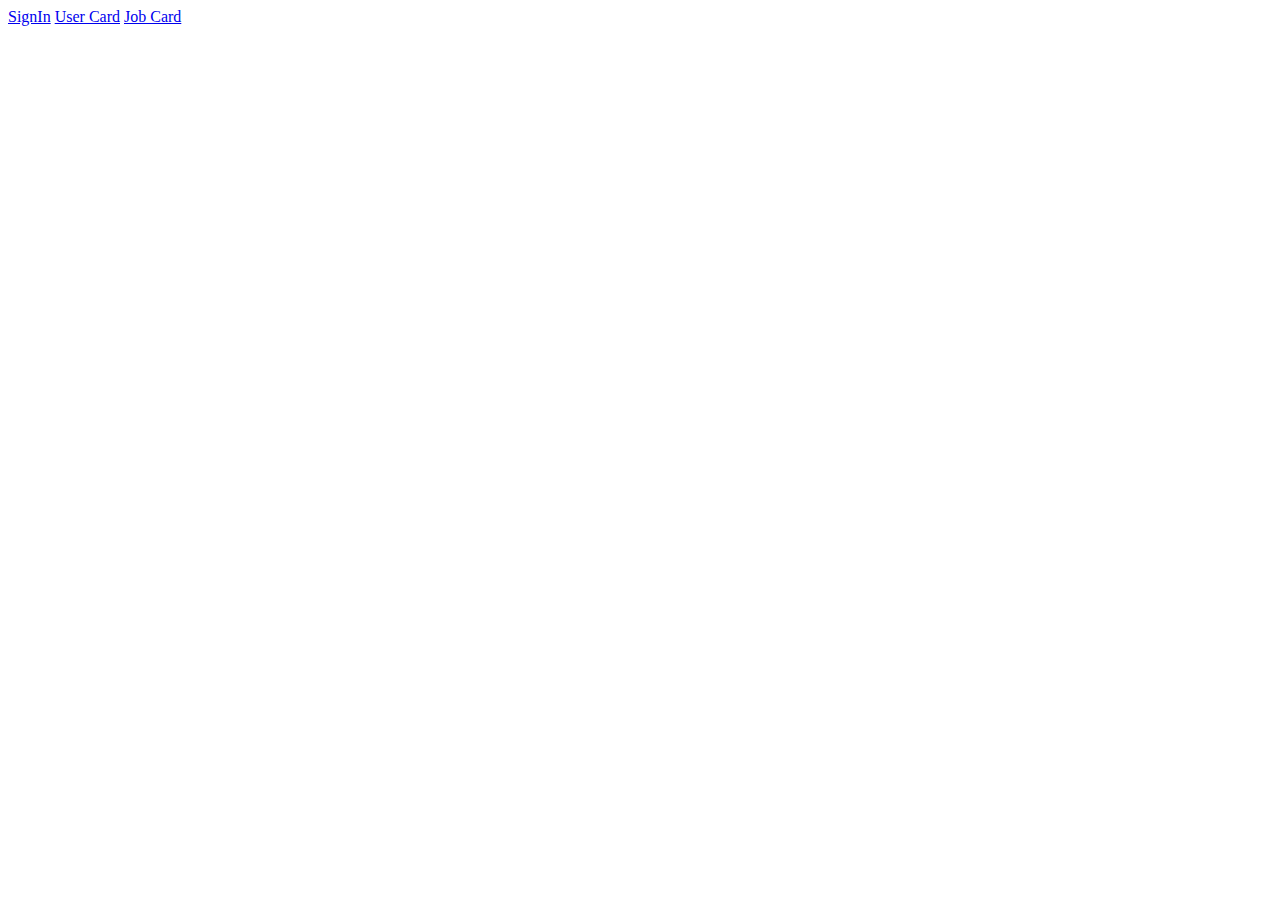
<file: index.html>
<!DOCTYPE html>
<html lang="en">
<head>
    <meta charset="UTF-8">
    <meta name="viewport" content="width=device-width, initial-scale=1.0">
    <title>Document</title>
</head>
<body>
   <a href="./CSSProject/signIn/index.html">SignIn</a>
   <a href="./CSSProject/UserCard/index.html">User Card</a>
   <a href="./CSSProject/job-cards/index.html">Job Card</a>
</body>
</html>
</file>
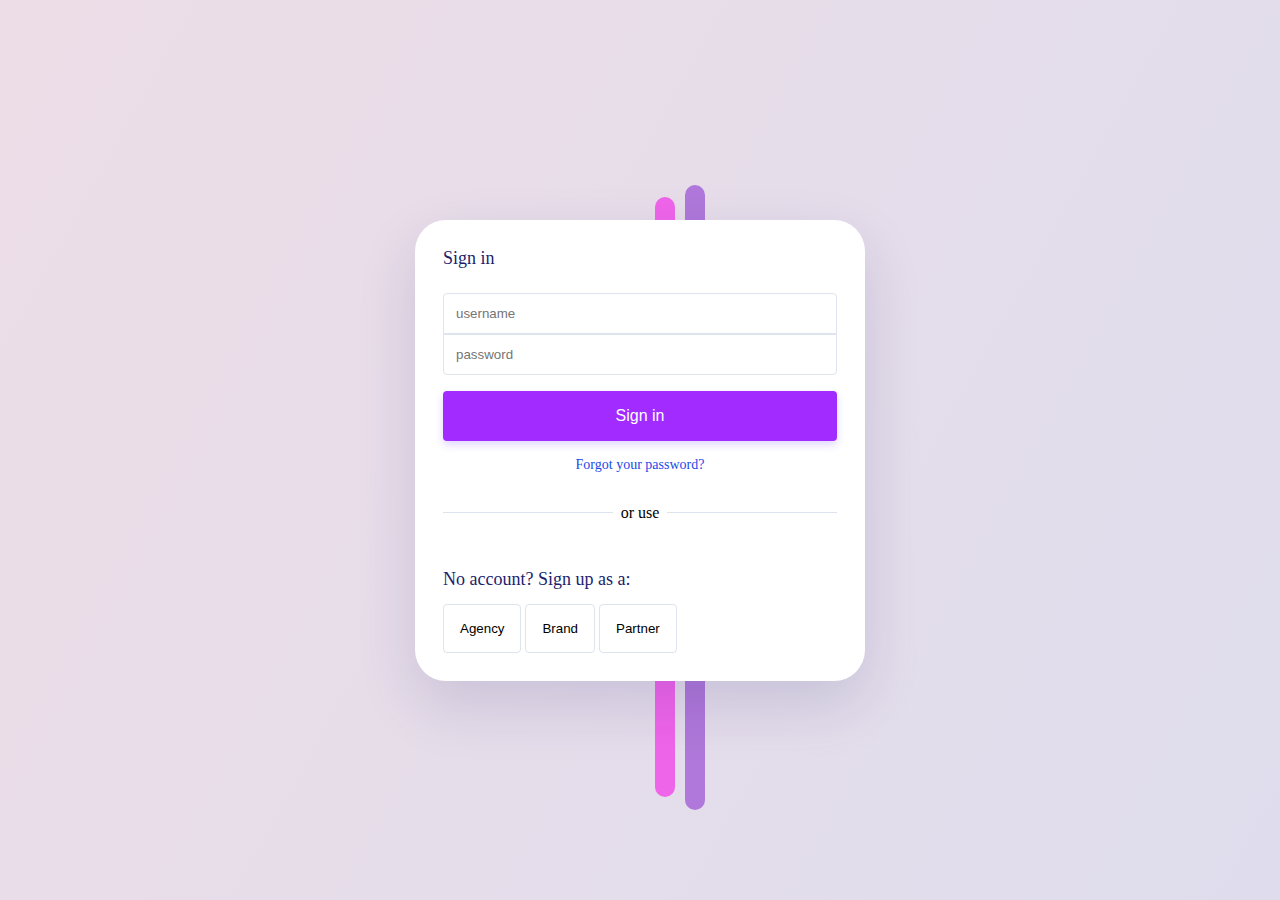
<file: signIn/index.html>
<!DOCTYPE html>
<html lang="en">
  <head>
    <meta charset="UTF-8" />
    <meta name="viewport" content="width=device-width, initial-scale=1.0" />
    <title>Document</title>
    <link rel="stylesheet" href="reset.css" />
    <link rel="stylesheet" href="style.css" />
    <link
      rel="stylesheet"
      href="https://cdnjs.cloudflare.com/ajax/libs/font-awesome/6.5.1/css/all.min.css"
      integrity="sha512-DTOQO9RWCH3ppGqcWaEA1BIZOC6xxalwEsw9c2QQeAIftl+Vegovlnee1c9QX4TctnWMn13TZye+giMm8e2LwA=="
      crossorigin="anonymous"
      referrerpolicy="no-referrer"
    />
  </head>
  <body>
    <div class="card">
      <h2>Sign in</h2>
      <form>
        <input type="text" placeholder="username" required/>
        <input type="password" placeholder="password" required/>
        <button class="btn" type="submit">Sign in</button>
      </form>
      <a href="" class="password">Forgot your password?</a>
      <div class="divider">
        <span class="line"></span>
        <span class="text">or use</span>
        <span class="line"></span>
      </div>

      <div class="social">
        <a href="#"><i class="fa-brands fa-facebook"></i></a>
        <a href="#"><i class="fa-brands fa-x-twitter"></i></a>
        <a href="#"><i class="fa-brands fa-linkedin"></i></a>
      </div>
      <span class="noaccount">No account? Sign up as a:</span>
      <div class="btn-group">
        <button>Agency</button>
        <button>Brand</button>
        <button>Partner</button>
      </div>
    </div>


    <script>
      document.addEventListener("DOMContentLoaded", function() {
        var form = document.querySelector("form");
        form.onsubmit = function(e) {
          var password = document.getElementById("password").value;
          if (/^\d+$/.test(password)) { // Sadece rakamlardan oluşuyorsa
            alert("Password cannot be just numbers.");
            e.preventDefault(); // Formun gönderilmesini engeller
          }
        };
      });
    </script>
  </body>
</html>
</file>
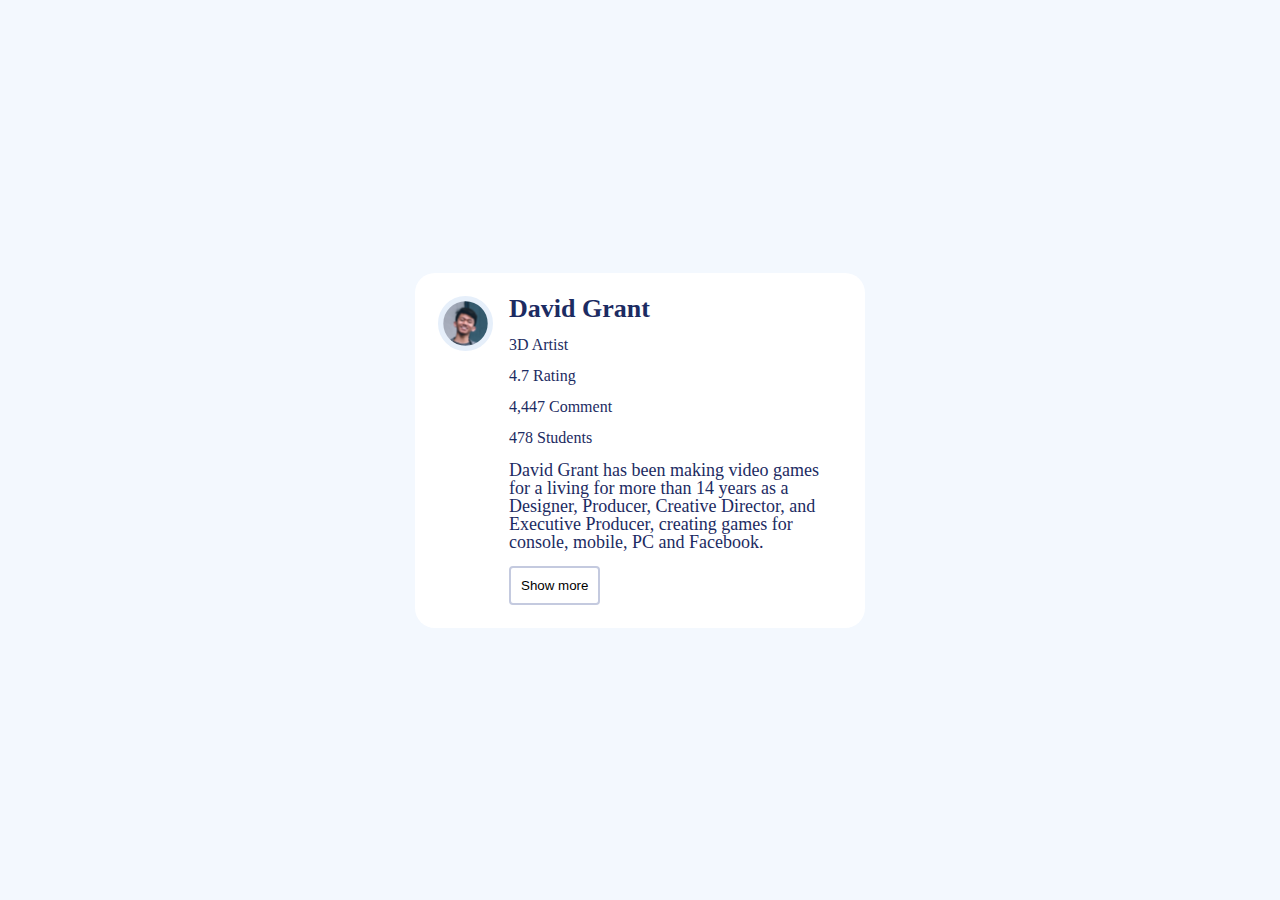
<file: UserCard/index.html>
<!DOCTYPE html>
<html lang="en">
<head>
    <meta charset="UTF-8">
    <meta name="viewport" content="width=device-width, initial-scale=1.0">
    <title>Document</title>
    <link rel="stylesheet" href="reset.css" />
    <link rel="stylesheet" href="style.css" />
    <link
      rel="stylesheet"
      href="https://cdnjs.cloudflare.com/ajax/libs/font-awesome/6.5.1/css/all.min.css"
      integrity="sha512-DTOQO9RWCH3ppGqcWaEA1BIZOC6xxalwEsw9c2QQeAIftl+Vegovlnee1c9QX4TctnWMn13TZye+giMm8e2LwA=="
      crossorigin="anonymous"
      referrerpolicy="no-referrer"
    />
</head>
<body>
    <div class="CardUser">
        <div>
            <img src="./assets/john.svg" class="user" alt="John">
        </div>
        <div class="CardInfo">
            <h3>David Grant</h3>
            <span>3D Artist</span>
            <div><i class="fa-regular fa-star"></i> <span>4.7 Rating</span></div>
            <div><i class="fa-regular fa-message"></i> <span>4,447 Comment</span></div>
            <div><i class="fa-regular fa-user"></i> <span>478 Students</span></div>
            <p>David Grant has been making video games for a living for more than 14 years as a Designer, Producer, Creative Director, and Executive Producer, creating games for console, mobile, PC and Facebook. </p>
            <button>Show more</button>
        </div>
    </div>
</body>
</html>
</file>
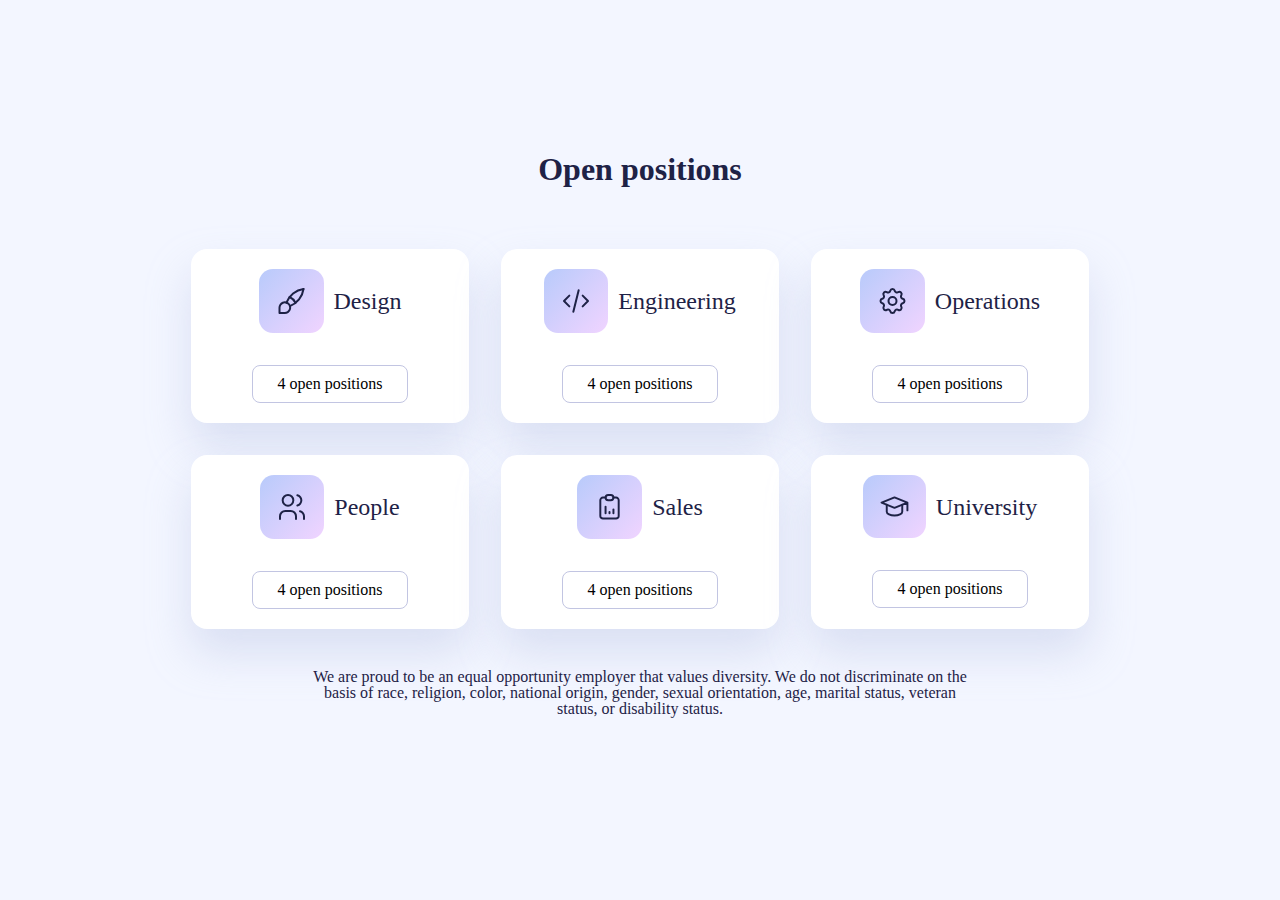
<file: CSSProject/job-cards/index.html>
<!DOCTYPE html>
<html lang="en">
  <head>
    <meta charset="UTF-8" />
    <meta name="viewport" content="width=device-width, initial-scale=1">
    <title>Document</title>
    <link rel="stylesheet" href="reset.css" />
    <link rel="stylesheet" href="style.css" />
    <link
      rel="stylesheet"
      href="https://cdnjs.cloudflare.com/ajax/libs/font-awesome/6.5.1/css/all.min.css"
      integrity="sha512-DTOQO9RWCH3ppGqcWaEA1BIZOC6xxalwEsw9c2QQeAIftl+Vegovlnee1c9QX4TctnWMn13TZye+giMm8e2LwA=="
      crossorigin="anonymous"
      referrerpolicy="no-referrer"
    />
  </head>
  <body>
    <div class="container">
      <h3 class="JobCardTitle">Open positions</h3>
      <div class="grid">
        <div class="JobCard">
            <div class="JobTitle"><img src="./assets/Design.svg" alt="Design" class="JobCardImg"> <h3>Design</h3></div>
            <p class="Desc">4 open positions</p>
        </div>
       <div class="JobCard">
         <div class="JobTitle"><img src="./assets/Engineering.svg" alt="Engineering" class="JobCardImg"> <h3>Engineering</h3></div>
         <p class="Desc">4 open positions</p>
       </div>
        <div class="JobCard">
            <div class="JobTitle"><img src="./assets/Operations.svg" alt="Operations" class="JobCardImg"> <h3>Operations</h3></div>
            <p class="Desc">4 open positions</p>
        </div>
        <div class="JobCard">
            <div class="JobTitle"><img src="./assets/People.svg" alt="People" class="JobCardImg"> <h3>People</h3></div>
            <p class="Desc">4 open positions</p>
        </div>
        <div class="JobCard">
            <div class="JobTitle"><img src="./assets/Sales.svg" alt="Sales" class="JobCardImg"> <h3>Sales</h3></div>
            <p class="Desc">4 open positions</p>
        </div>
        <div class="JobCard">
            <div class="JobTitle"><img src="./assets/University.svg" alt="University" class="JobCardImg"> <h3>University</h3></div>
            <p class="Desc">4 open positions</p>
        </div> 
      </div>
      <p class="JobCardDesc">
        We are proud to be an equal opportunity employer that values diversity.
        We do not discriminate on the <br> basis of race, religion, color, national
        origin, gender, sexual orientation, age, marital status, veteran <br> status,
        or disability status.
      </p>
    </div>
  </body>
</html>
</file>
<file: signIn/style.css>
:root {
    --primary-color: #a22cff;
    --text-color: #201e6d;
    --border-radius: 4px;
  }
* {
  margin: 0;
  padding: 0;
  box-sizing: border-box;
}
body {
  display: flex;
  justify-content: center;
  align-items: center;
  height: 100vh;
  background: linear-gradient(119deg, #eddde7 0%, #dfdded 98.64%);
}
.card {
  border-radius: 31px;
  padding: 28px;
  width: 450px;
  display: flex;
  flex-direction: column;
  position: relative;
  background-color: white !important;
  box-shadow: 0px 24px 60px 0px rgba(36, 30, 109, 0.14);
}
.card h2 {
  color: #201e6d;
  font-size: 18px;
  font-style: normal;
  padding-bottom: 24px;
  font-weight: 500;
  line-height: normal;
}
.card::after {
  position: absolute;
  content: "";
  width: 20px;
  top: -35px;
  z-index: -2;
  left: 270px;
  border-radius: 10px;
  height: 625px;
  background-color: #af78da;
}
.card::before {
  position: absolute;
  content: "";
  top: -23px;
  width: 20px;
  left: 240px;
  z-index: -3;
  border-radius: 10px;
  height: 600px;
  background-color: #ef65ea;
}
form {
  display: flex;
  flex-direction: column;
}
.card input:first-of-type {
  border-radius: 4px 4px 0px 0px;
  padding: 12px;
  border: 1px solid var(--Style, #dde4ed);
}
.card input:last-of-type {
  border-radius: 0px 0px 4px 4px;
  padding: 12px;
  border: 1px solid #dde4ed;
  margin-bottom: 16px;
}
.btn {
  padding: 16px 0px;
  cursor: pointer;
  border: none;
  border-radius: var(--border-radius);
  font-size: 16px;
  font-style: normal;
  font-weight: 400;
  color: white;
  background: var(--primary-color);
  box-shadow: 0px 4px 9px 0px rgba(95, 44, 255, 0.19);
}
.password {
  color: #1c49e8;
  font-size: 14px;
  font-style: normal;
  font-weight: 500;
  text-align: center;
  text-decoration: none;
  line-height: normal;
  padding-top: 16px;
  padding-bottom: 32px;
}
.divider {
  display: flex;
  align-items: center;
  text-align: center;
  margin-bottom: 17px;
}

.line {
  flex: 1;
  height: 1px;
  background: #dde4ed;
}

.text {
  margin: 0 8px;
}
.social {
  display: flex;
  justify-content: center;
  margin-bottom: 32px;
  gap: 16px;
}
.social a {
    color:rgb(58, 149, 206);
}
.social a .fa-brands {
    font-size: 32px;
}
.noaccount {
  font-size: 18px;
  color: var(--text-color);
  font-weight: 500;
  margin-bottom: 16px;
}
.btn-group button {
  border-radius: 4px;
  background-color: transparent;
  padding: 16px;
  cursor: pointer;
  border: 1px solid #dde4ed;
}
@media screen and (max-width:500px) {
   .card {
    margin-inline: 10px;
   }
   .card::before {
    left: 138px;
    height: 550px;
   }
   .card::after {
    left: 170px;
    height: 577px;
   }
}
</file>
<file: UserCard/style.css>
* {
    margin: 0;
    padding: 0;
    box-sizing: border-box;
}
body {
    display: flex;
    justify-content: center;
    align-items: center;
    height: 100vh;
    background-color: #F3F8FE;
}
.CardUser {
    width: 450px;
    background-color: white;
    display: flex;
    gap: 16px;
    border-radius: 20px;
    padding: 23px;
}
.user {
    width: 55px;
    height: 55px;
}
.CardInfo {
    display: flex;
    flex-direction: column;
    gap: 15px;
    align-items: flex-start;
}
.CardInfo h3 {
    font-size: 26px;
    font-weight: 700;
    color: #1C2B62;
}
.CardInfo span {
    color: #1C2B62;
    font-weight: 400;
    font-size: 16px;
    font-weight: 400;
}
.CardInfo p {
    font-size: 18px;
    font-weight: 400;
    color: #1C2B62;
}
.CardInfo button {
    border: 2px solid #C4CADF;
    border-radius: 4px;
    background-color: transparent;
    padding: 10px;
    cursor: pointer;
}

@media screen and (max-width:500px) {
    .CardUser {
        flex-direction: column;
        margin-inline: 10px;
    }
}
</file>
<file: CSSProject/job-cards/style.css>
* {
  margin: 0;
  padding: 0;
  box-sizing: border-box;
}
body {
  background-color: #f3f6ff;
  height: 100vh;
  display: flex;
  justify-content: center;
  align-items: center;
}
.container {
  width: 100%;
  margin: 0 auto;
  padding-inline: 10px;
}

@media (max-width: 1440px) {
  .container {
    max-width: 1100px;
  }
}
@media (min-width: 968px) and (max-width: 1350px) {
  .container {
    max-width: 918px;
  }
}
@media (min-width: 760px) and (max-width: 967px) {
  .container {
    max-width: 710px;
  }
}
.JobCardTitle {
  text-align: center;
  font-size: 32px;
  font-weight: 900;
  color: #1e2246;
  margin-bottom: 64px;
}
.grid {
  display: grid;
  gap: 32px;
  grid-template-columns: repeat(3, minmax(0, 1fr));
}
@media (max-width: 768px) {
    .JobCardTitle {
        margin-top: 30px;
    }
  .grid {
    grid-template-columns: repeat(2, minmax(0, 1fr));
  }
}
@media (max-width: 690px) {
    body {
        height: 100%;
    }
  .grid {
    grid-template-columns: repeat(1, minmax(0, 1fr));
  }
}
.JobCard {
  border-radius: 16px;
  background: #fff;
  padding-inline: 30px;
  display: flex;
  flex-direction: column;
  gap: 32px;
  cursor: pointer;
  align-items: center;
  padding-block: 20px;
  box-shadow: 0px 24px 44px 0px rgba(180, 191, 225, 0.4);
}

.JobTitle {
  display: flex;
  gap: 10px;
  align-items: center;
}
.JobTitle h3 {
  font-size: 24px;
  font-weight: 500;
  color: #1e2246;
}
.Desc {
  border-radius: 8px;
  border: 1px solid #c2c5e2;
  background: #fff;
  padding: 10px 25px;
}
.JobCardImg {
  padding: 16px;
  border-radius: 14px;
  background: linear-gradient(132deg, #bbcbfb 5.22%, #f1d4ff 100.41%);
}
.JobCardDesc {
  text-align: center;
  color: #1e2246;
  font-size: 16px;
  font-weight: 500;
  margin-top: 40px;
  margin-bottom: 30px;
}
</file>
